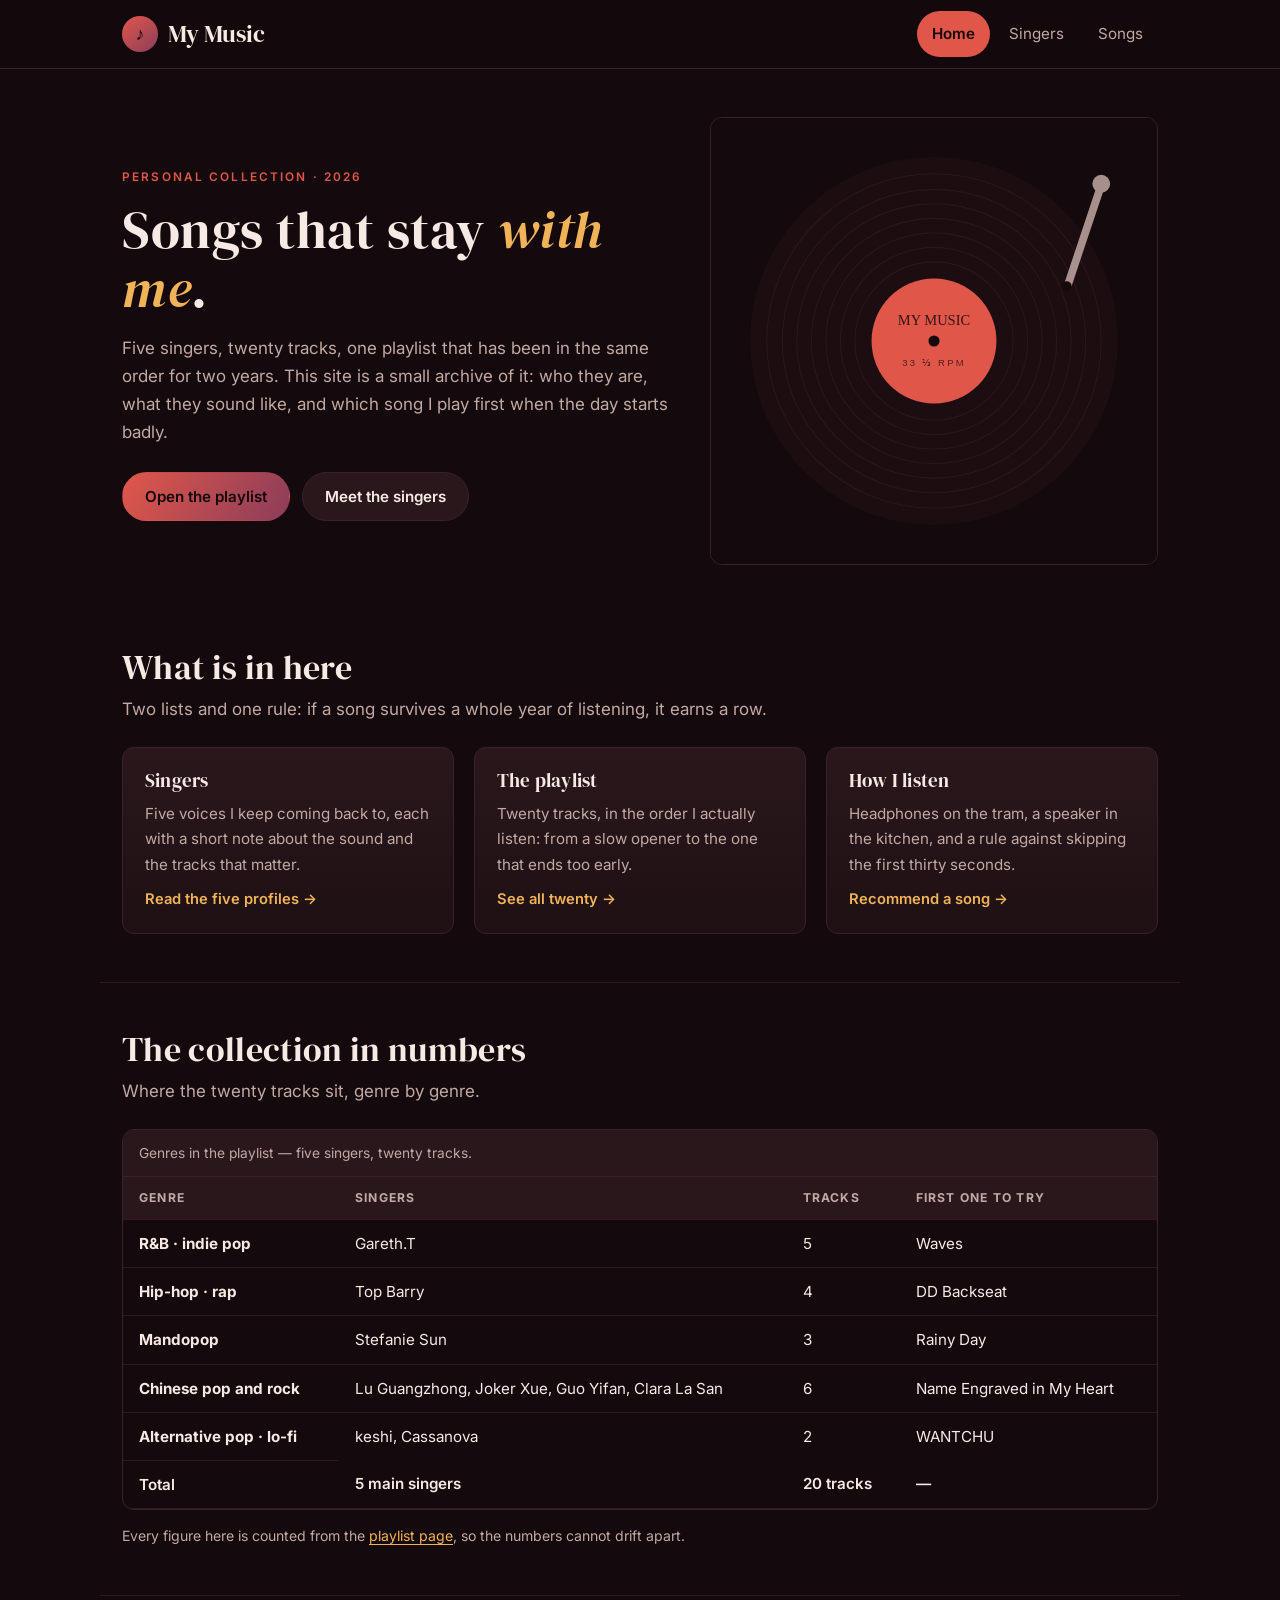
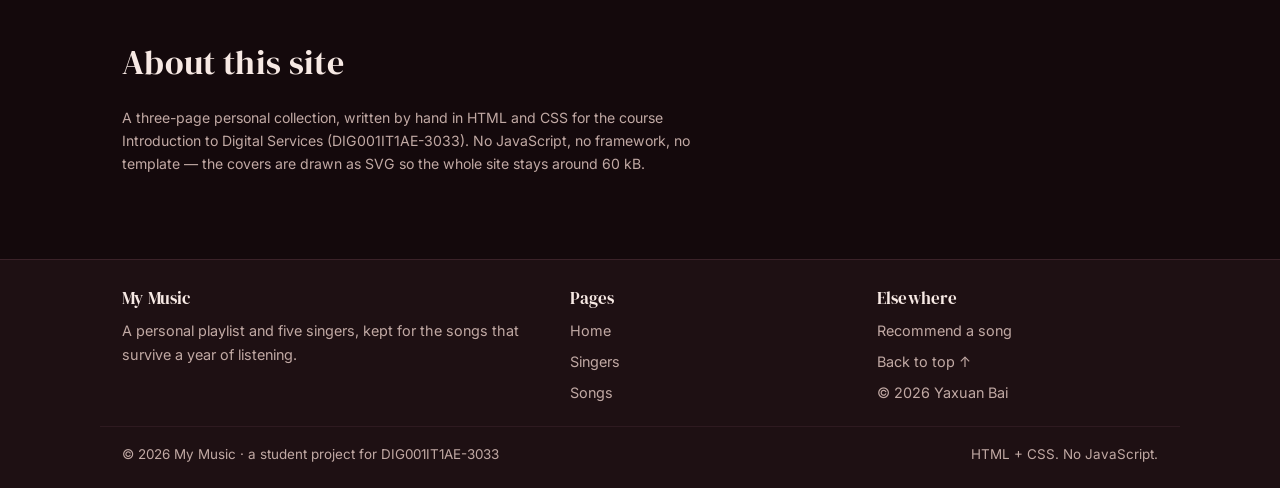
<file: index.html>
<!DOCTYPE html>
<html lang="en">
<head>
  <meta charset="UTF-8">
  <meta name="viewport" content="width=device-width, initial-scale=1.0">
  <meta name="description" content="My Music - a personal collection of twenty songs and five singers, from Gareth.T and Top Barry to Stefanie Sun, keshi and Lu Guangzhong.">
  <meta name="author" content="Yaxuan Bai">
  <meta name="theme-color" content="#14090C">
  <title>My Music — twenty songs, five singers</title>
  <link rel="preconnect" href="https://fonts.googleapis.com">
  <link rel="preconnect" href="https://fonts.gstatic.com" crossorigin>
  <link href="https://fonts.googleapis.com/css2?family=DM+Serif+Display:ital@0;1&family=Inter:wght@400;500;600;700&display=swap" rel="stylesheet">
  <link rel="stylesheet" href="css/style.css">
</head>

<body>
  <a class="skip" href="#main">Skip to content</a>

  <!-- ===== Header: the same bar on all three pages ===== -->
  <header class="site-header">
    <div class="wrap bar">
      <a class="brand" href="index.html">
        <span class="note" aria-hidden="true">♪</span>
        My Music
      </a>
      <nav class="nav" aria-label="Main navigation">
        <ul>
          <li><a href="index.html" aria-current="page">Home</a></li>
          <li><a href="singers.html">Singers</a></li>
          <li><a href="songs.html">Songs</a></li>
        </ul>
      </nav>
    </div>
  </header>

  <main id="main">
    <!-- ===== Hero ===== -->
    <section class="wrap hero">
      <div>
        <span class="eyebrow">Personal collection · 2026</span>
        <h1>Songs that stay <em>with me</em>.</h1>
        <p>
          Five singers, twenty tracks, one playlist that has been in the same order for two years.
          This site is a small archive of it: who they are, what they sound like, and which song I
          play first when the day starts badly.
        </p>
        <div class="cta-row">
          <a class="btn btn-primary" href="songs.html">Open the playlist</a>
          <a class="btn" href="singers.html">Meet the singers</a>
        </div>
      </div>
      <div class="hero-art">
        <img src="images/vinyl.svg" alt="A vinyl record on a turntable platter with a coral label reading My Music and a tonearm resting on the edge.">
      </div>
    </section>

    <!-- ===== Three doors ===== -->
    <section class="wrap section">
      <div class="section-head">
        <h2>What is in here</h2>
        <p>Two lists and one rule: if a song survives a whole year of listening, it earns a row.</p>
      </div>

      <div class="cards">
        <article class="card">
          <h3>Singers</h3>
          <p>Five voices I keep coming back to, each with a short note about the sound and the tracks that matter.</p>
          <a class="card-link" href="singers.html">Read the five profiles</a>
        </article>
        <article class="card">
          <h3>The playlist</h3>
          <p>Twenty tracks, in the order I actually listen: from a slow opener to the one that ends too early.</p>
          <a class="card-link" href="songs.html">See all twenty</a>
        </article>
        <article class="card">
          <h3>How I listen</h3>
          <p>Headphones on the tram, a speaker in the kitchen, and a rule against skipping the first thirty seconds.</p>
          <a class="card-link" href="songs.html#add">Recommend a song</a>
        </article>
      </div>
    </section>

    <!-- ===== Stats ===== -->
    <section class="wrap section">
      <div class="section-head">
        <h2>The collection in numbers</h2>
        <p>Where the twenty tracks sit, genre by genre.</p>
      </div>

      <div class="table-wrap">
        <table>
          <caption>Genres in the playlist — five singers, twenty tracks.</caption>
          <thead>
            <tr>
              <th scope="col">Genre</th>
              <th scope="col">Singers</th>
              <th scope="col">Tracks</th>
              <th scope="col">First one to try</th>
            </tr>
          </thead>
          <tbody>
            <tr>
              <th scope="row">R&amp;B · indie pop</th>
              <td>Gareth.T</td>
              <td>5</td>
              <td>Waves</td>
            </tr>
            <tr>
              <th scope="row">Hip-hop · rap</th>
              <td>Top Barry</td>
              <td>4</td>
              <td>DD Backseat</td>
            </tr>
            <tr>
              <th scope="row">Mandopop</th>
              <td>Stefanie Sun</td>
              <td>3</td>
              <td>Rainy Day</td>
            </tr>
            <tr>
              <th scope="row">Chinese pop and rock</th>
              <td>Lu Guangzhong, Joker Xue, Guo Yifan, Clara La San</td>
              <td>6</td>
              <td>Name Engraved in My Heart</td>
            </tr>
            <tr>
              <th scope="row">Alternative pop · lo-fi</th>
              <td>keshi, Cassanova</td>
              <td>2</td>
              <td>WANTCHU</td>
            </tr>
          </tbody>
          <tfoot>
            <tr>
              <td>Total</td>
              <td>5 main singers</td>
              <td>20 tracks</td>
              <td>—</td>
            </tr>
          </tfoot>
        </table>
      </div>

      <p class="hint" style="margin-top:14px;">
        Every figure here is counted from the <a href="songs.html">playlist page</a>, so the numbers cannot drift apart.
      </p>
    </section>

    <!-- ===== About the site ===== -->
    <section class="wrap section">
      <div class="section-head">
        <h2>About this site</h2>
      </div>
      <p class="hint" style="max-width:66ch;">
        A three-page personal collection, written by hand in HTML and CSS for the course
        Introduction to Digital Services (DIG001IT1AE-3033). No JavaScript, no framework, no template —
        the covers are drawn as SVG so the whole site stays around 60 kB.
      </p>
    </section>
  </main>

  <footer class="site-footer">
    <div class="wrap footer-grid">
      <div>
        <h2>My Music</h2>
        <p>A personal playlist and five singers, kept for the songs that survive a year of listening.</p>
      </div>
      <div>
        <h2>Pages</h2>
        <ul>
          <li><a href="index.html">Home</a></li>
          <li><a href="singers.html">Singers</a></li>
          <li><a href="songs.html">Songs</a></li>
        </ul>
      </div>
      <div>
        <h2>Elsewhere</h2>
        <ul>
          <li><a href="songs.html#add">Recommend a song</a></li>
          <li><a href="#main">Back to top ↑</a></li>
          <li>© 2026 Yaxuan Bai</li>
        </ul>
      </div>
    </div>
    <div class="wrap footer-bottom">
      <span>© 2026 My Music · a student project for DIG001IT1AE-3033</span>
      <span>HTML + CSS. No JavaScript.</span>
    </div>
  </footer>
</body>
</html>
</file>
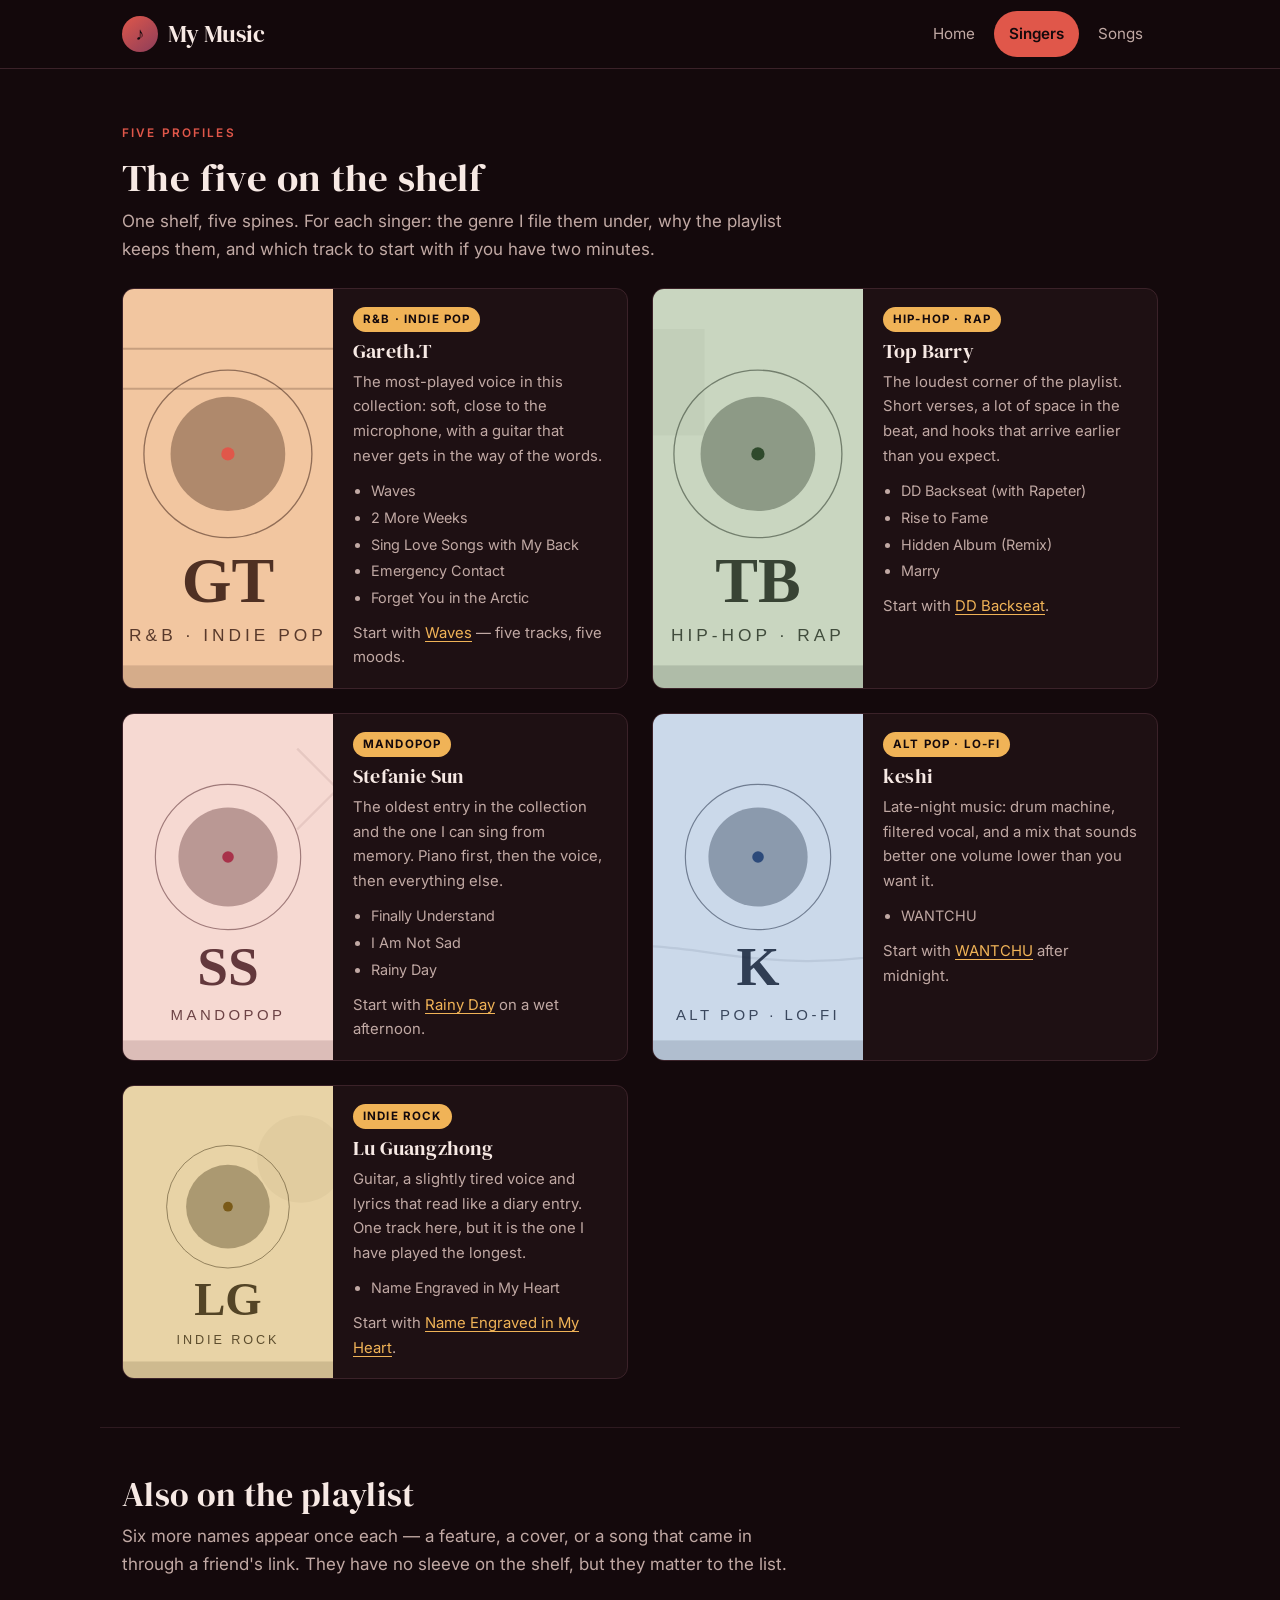
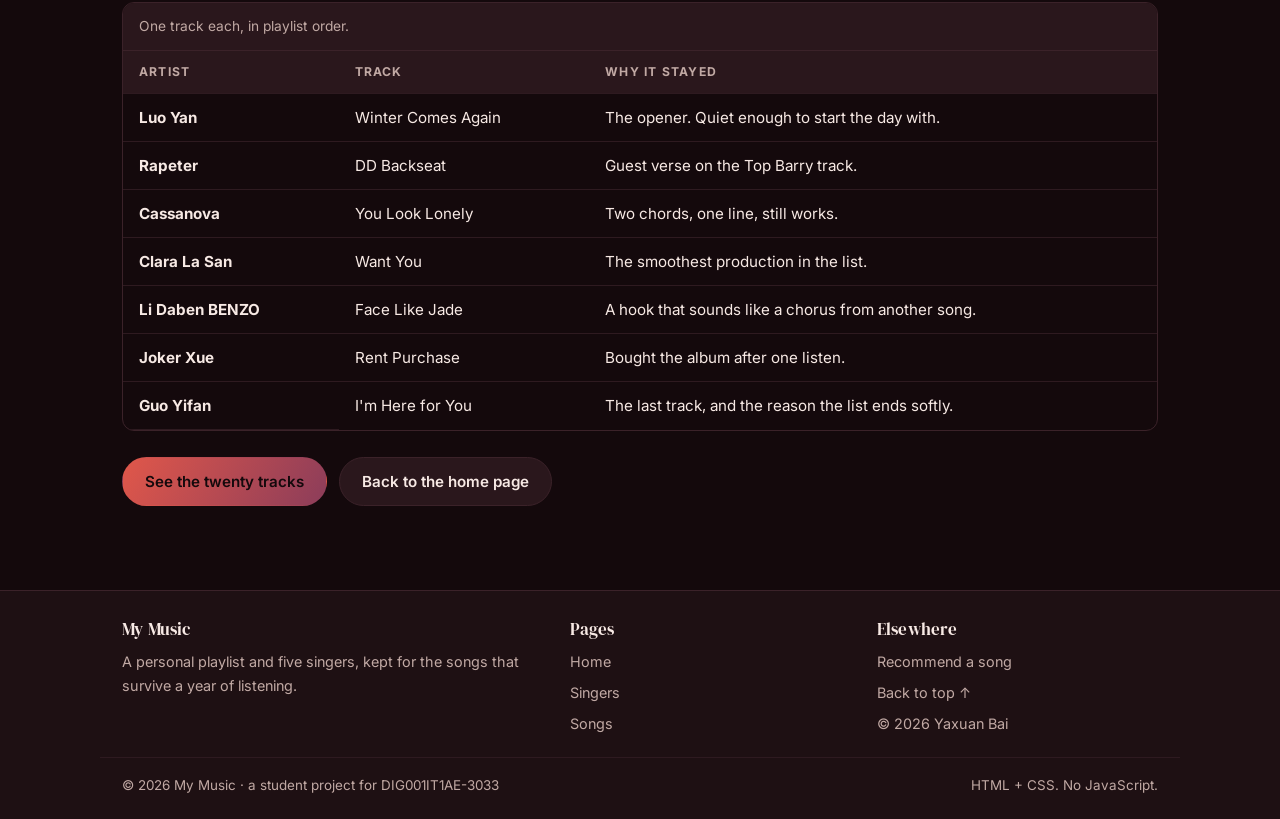
<file: singers.html>
<!DOCTYPE html>
<html lang="en">
<head>
  <meta charset="UTF-8">
  <meta name="viewport" content="width=device-width, initial-scale=1.0">
  <meta name="description" content="Five singers in my collection: Gareth.T, Top Barry, Stefanie Sun, keshi and Lu Guangzhong — the sound of each one and the tracks from the playlist.">
  <meta name="author" content="Yaxuan Bai">
  <meta name="theme-color" content="#14090C">
  <title>Singers — My Music</title>
  <link rel="preconnect" href="https://fonts.googleapis.com">
  <link rel="preconnect" href="https://fonts.gstatic.com" crossorigin>
  <link href="https://fonts.googleapis.com/css2?family=DM+Serif+Display:ital@0;1&family=Inter:wght@400;500;600;700&display=swap" rel="stylesheet">
  <link rel="stylesheet" href="css/style.css">
</head>

<body>
  <a class="skip" href="#main">Skip to content</a>

  <header class="site-header">
    <div class="wrap bar">
      <a class="brand" href="index.html">
        <span class="note" aria-hidden="true">♪</span>
        My Music
      </a>
      <nav class="nav" aria-label="Main navigation">
        <ul>
          <li><a href="index.html">Home</a></li>
          <li><a href="singers.html" aria-current="page">Singers</a></li>
          <li><a href="songs.html">Songs</a></li>
        </ul>
      </nav>
    </div>
  </header>

  <main id="main">
    <section class="wrap section">
      <div class="section-head">
        <span class="eyebrow">Five profiles</span>
        <h1>The five on the shelf</h1>
        <p>
          One shelf, five spines. For each singer: the genre I file them under, why the playlist keeps
          them, and which track to start with if you have two minutes.
        </p>
      </div>

      <div class="sleeves">
        <!-- 1 -->
        <article class="singer">
          <img src="images/sleeve-gareth.svg" alt="Sand coloured record sleeve for Gareth.T with a vinyl circle in the middle and the initials GT.">
          <div class="singer-body">
            <span class="tag">R&amp;B · indie pop</span>
            <h2>Gareth.T</h2>
            <p>
              The most-played voice in this collection: soft, close to the microphone, with a guitar
              that never gets in the way of the words.
            </p>
            <ul>
              <li>Waves</li>
              <li>2 More Weeks</li>
              <li>Sing Love Songs with My Back</li>
              <li>Emergency Contact</li>
              <li>Forget You in the Arctic</li>
            </ul>
            <p class="hint">Start with <a href="songs.html#track-2">Waves</a> — five tracks, five moods.</p>
          </div>
        </article>

        <!-- 2 -->
        <article class="singer">
          <img src="images/sleeve-topbarry.svg" alt="Pale green record sleeve for Top Barry with a vinyl circle and the initials TB.">
          <div class="singer-body">
            <span class="tag">Hip-hop · rap</span>
            <h2>Top Barry</h2>
            <p>
              The loudest corner of the playlist. Short verses, a lot of space in the beat, and hooks
              that arrive earlier than you expect.
            </p>
            <ul>
              <li>DD Backseat (with Rapeter)</li>
              <li>Rise to Fame</li>
              <li>Hidden Album (Remix)</li>
              <li>Marry</li>
            </ul>
            <p class="hint">Start with <a href="songs.html#track-4">DD Backseat</a>.</p>
          </div>
        </article>

        <!-- 3 -->
        <article class="singer">
          <img src="images/sleeve-stefaniesun.svg" alt="Blush coloured record sleeve for Stefanie Sun with a vinyl circle and the initials SS.">
          <div class="singer-body">
            <span class="tag">Mandopop</span>
            <h2>Stefanie Sun</h2>
            <p>
              The oldest entry in the collection and the one I can sing from memory. Piano first, then
              the voice, then everything else.
            </p>
            <ul>
              <li>Finally Understand</li>
              <li>I Am Not Sad</li>
              <li>Rainy Day</li>
            </ul>
            <p class="hint">Start with <a href="songs.html#track-13">Rainy Day</a> on a wet afternoon.</p>
          </div>
        </article>

        <!-- 4 -->
        <article class="singer">
          <img src="images/sleeve-keshi.svg" alt="Pale blue record sleeve for keshi with a vinyl circle and the letter K.">
          <div class="singer-body">
            <span class="tag">Alt pop · lo-fi</span>
            <h2>keshi</h2>
            <p>
              Late-night music: drum machine, filtered vocal, and a mix that sounds better one volume
              lower than you want it.
            </p>
            <ul>
              <li>WANTCHU</li>
            </ul>
            <p class="hint">Start with <a href="songs.html#track-17">WANTCHU</a> after midnight.</p>
          </div>
        </article>

        <!-- 5 -->
        <article class="singer">
          <img src="images/sleeve-luguangzhong.svg" alt="Ochre coloured record sleeve for Lu Guangzhong with a vinyl circle and the initials LG.">
          <div class="singer-body">
            <span class="tag">Indie rock</span>
            <h2>Lu Guangzhong</h2>
            <p>
              Guitar, a slightly tired voice and lyrics that read like a diary entry. One track here,
              but it is the one I have played the longest.
            </p>
            <ul>
              <li>Name Engraved in My Heart</li>
            </ul>
            <p class="hint">Start with <a href="songs.html#track-7">Name Engraved in My Heart</a>.</p>
          </div>
        </article>
      </div>
    </section>

    <!-- ===== Guests ===== -->
    <section class="wrap section">
      <div class="section-head">
        <h2>Also on the playlist</h2>
        <p>
          Six more names appear once each — a feature, a cover, or a song that came in through a
          friend's link. They have no sleeve on the shelf, but they matter to the list.
        </p>
      </div>

      <div class="table-wrap">
        <table>
          <caption>One track each, in playlist order.</caption>
          <thead>
            <tr>
              <th scope="col">Artist</th>
              <th scope="col">Track</th>
              <th scope="col">Why it stayed</th>
            </tr>
          </thead>
          <tbody>
            <tr><th scope="row">Luo Yan</th><td>Winter Comes Again</td><td>The opener. Quiet enough to start the day with.</td></tr>
            <tr><th scope="row">Rapeter</th><td>DD Backseat</td><td>Guest verse on the Top Barry track.</td></tr>
            <tr><th scope="row">Cassanova</th><td>You Look Lonely</td><td>Two chords, one line, still works.</td></tr>
            <tr><th scope="row">Clara La San</th><td>Want You</td><td>The smoothest production in the list.</td></tr>
            <tr><th scope="row">Li Daben BENZO</th><td>Face Like Jade</td><td>A hook that sounds like a chorus from another song.</td></tr>
            <tr><th scope="row">Joker Xue</th><td>Rent Purchase</td><td>Bought the album after one listen.</td></tr>
            <tr><th scope="row">Guo Yifan</th><td>I'm Here for You</td><td>The last track, and the reason the list ends softly.</td></tr>
          </tbody>
        </table>
      </div>

      <div class="cta-row">
        <a class="btn btn-primary" href="songs.html">See the twenty tracks</a>
        <a class="btn" href="index.html">Back to the home page</a>
      </div>
    </section>
  </main>

  <footer class="site-footer">
    <div class="wrap footer-grid">
      <div>
        <h2>My Music</h2>
        <p>A personal playlist and five singers, kept for the songs that survive a year of listening.</p>
      </div>
      <div>
        <h2>Pages</h2>
        <ul>
          <li><a href="index.html">Home</a></li>
          <li><a href="singers.html">Singers</a></li>
          <li><a href="songs.html">Songs</a></li>
        </ul>
      </div>
      <div>
        <h2>Elsewhere</h2>
        <ul>
          <li><a href="songs.html#add">Recommend a song</a></li>
          <li><a href="#main">Back to top ↑</a></li>
          <li>© 2026 Yaxuan Bai</li>
        </ul>
      </div>
    </div>
    <div class="wrap footer-bottom">
      <span>© 2026 My Music · a student project for DIG001IT1AE-3033</span>
      <span>HTML + CSS. No JavaScript.</span>
    </div>
  </footer>
</body>
</html>
</file>
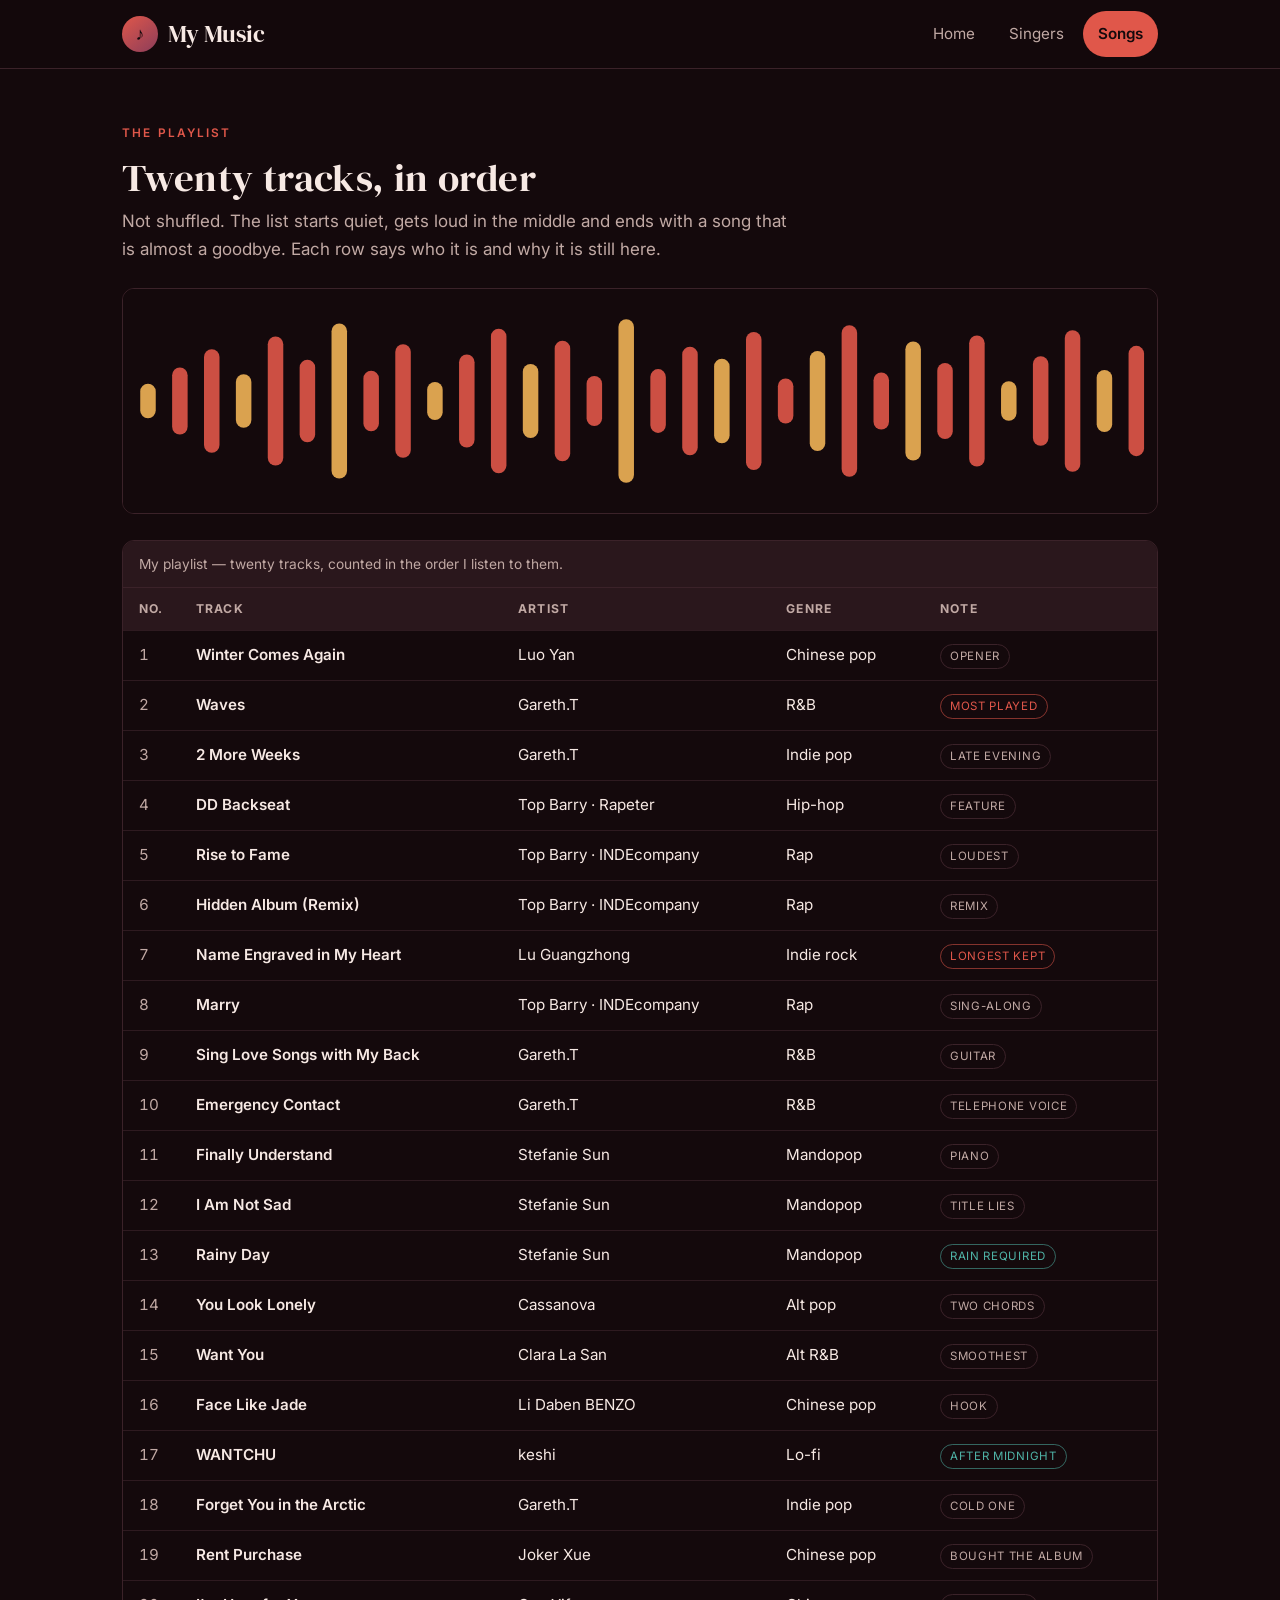
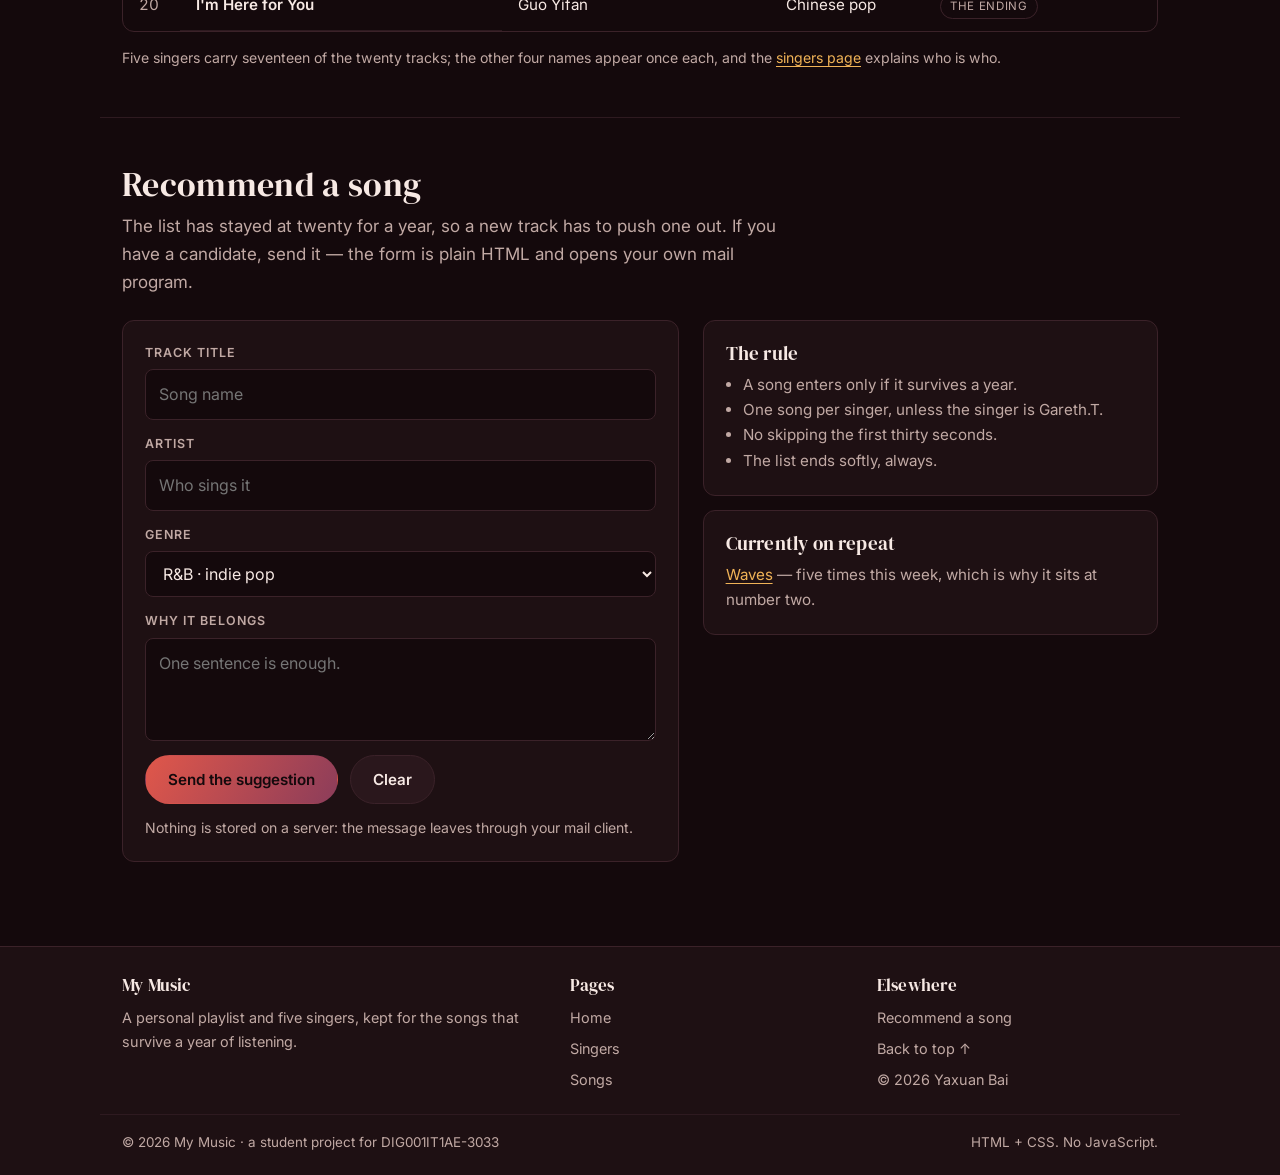
<file: songs.html>
<!DOCTYPE html>
<html lang="en">
<head>
  <meta charset="UTF-8">
  <meta name="viewport" content="width=device-width, initial-scale=1.0">
  <meta name="description" content="The twenty tracks in my playlist, in the order I listen to them: artist, genre and a note on why each one stayed.">
  <meta name="author" content="Yaxuan Bai">
  <meta name="theme-color" content="#14090C">
  <title>Songs — My Music</title>
  <link rel="preconnect" href="https://fonts.googleapis.com">
  <link rel="preconnect" href="https://fonts.gstatic.com" crossorigin>
  <link href="https://fonts.googleapis.com/css2?family=DM+Serif+Display:ital@0;1&family=Inter:wght@400;500;600;700&display=swap" rel="stylesheet">
  <link rel="stylesheet" href="css/style.css">
</head>

<body>
  <a class="skip" href="#main">Skip to content</a>

  <header class="site-header">
    <div class="wrap bar">
      <a class="brand" href="index.html">
        <span class="note" aria-hidden="true">♪</span>
        My Music
      </a>
      <nav class="nav" aria-label="Main navigation">
        <ul>
          <li><a href="index.html">Home</a></li>
          <li><a href="singers.html">Singers</a></li>
          <li><a href="songs.html" aria-current="page">Songs</a></li>
        </ul>
      </nav>
    </div>
  </header>

  <main id="main">
    <section class="wrap section">
      <div class="section-head">
        <span class="eyebrow">The playlist</span>
        <h1>Twenty tracks, in order</h1>
        <p>
          Not shuffled. The list starts quiet, gets loud in the middle and ends with a song that is
          almost a goodbye. Each row says who it is and why it is still here.
        </p>
      </div>

      <div class="wave-strip">
        <img src="images/wave.svg" alt="A waveform strip of coral and amber bars, drawn like the waveform of a song.">
      </div>

      <div class="table-wrap">
        <table class="songs">
          <caption>My playlist — twenty tracks, counted in the order I listen to them.</caption>
          <thead>
            <tr>
              <th scope="col">No.</th>
              <th scope="col">Track</th>
              <th scope="col">Artist</th>
              <th scope="col">Genre</th>
              <th scope="col">Note</th>
            </tr>
          </thead>
          <tbody>
            <tr id="track-1"><td>1</td><th scope="row">Winter Comes Again</th><td>Luo Yan</td><td>Chinese pop</td><td><span class="badge">opener</span></td></tr>
            <tr id="track-2"><td>2</td><th scope="row">Waves</th><td>Gareth.T</td><td>R&amp;B</td><td><span class="badge badge-hot">most played</span></td></tr>
            <tr id="track-3"><td>3</td><th scope="row">2 More Weeks</th><td>Gareth.T</td><td>Indie pop</td><td><span class="badge">late evening</span></td></tr>
            <tr id="track-4"><td>4</td><th scope="row">DD Backseat</th><td>Top Barry · Rapeter</td><td>Hip-hop</td><td><span class="badge">feature</span></td></tr>
            <tr id="track-5"><td>5</td><th scope="row">Rise to Fame</th><td>Top Barry · INDEcompany</td><td>Rap</td><td><span class="badge">loudest</span></td></tr>
            <tr id="track-6"><td>6</td><th scope="row">Hidden Album (Remix)</th><td>Top Barry · INDEcompany</td><td>Rap</td><td><span class="badge">remix</span></td></tr>
            <tr id="track-7"><td>7</td><th scope="row">Name Engraved in My Heart</th><td>Lu Guangzhong</td><td>Indie rock</td><td><span class="badge badge-hot">longest kept</span></td></tr>
            <tr id="track-8"><td>8</td><th scope="row">Marry</th><td>Top Barry · INDEcompany</td><td>Rap</td><td><span class="badge">sing-along</span></td></tr>
            <tr id="track-9"><td>9</td><th scope="row">Sing Love Songs with My Back</th><td>Gareth.T</td><td>R&amp;B</td><td><span class="badge">guitar</span></td></tr>
            <tr id="track-10"><td>10</td><th scope="row">Emergency Contact</th><td>Gareth.T</td><td>R&amp;B</td><td><span class="badge">telephone voice</span></td></tr>
            <tr id="track-11"><td>11</td><th scope="row">Finally Understand</th><td>Stefanie Sun</td><td>Mandopop</td><td><span class="badge">piano</span></td></tr>
            <tr id="track-12"><td>12</td><th scope="row">I Am Not Sad</th><td>Stefanie Sun</td><td>Mandopop</td><td><span class="badge">title lies</span></td></tr>
            <tr id="track-13"><td>13</td><th scope="row">Rainy Day</th><td>Stefanie Sun</td><td>Mandopop</td><td><span class="badge badge-new">rain required</span></td></tr>
            <tr id="track-14"><td>14</td><th scope="row">You Look Lonely</th><td>Cassanova</td><td>Alt pop</td><td><span class="badge">two chords</span></td></tr>
            <tr id="track-15"><td>15</td><th scope="row">Want You</th><td>Clara La San</td><td>Alt R&amp;B</td><td><span class="badge">smoothest</span></td></tr>
            <tr id="track-16"><td>16</td><th scope="row">Face Like Jade</th><td>Li Daben BENZO</td><td>Chinese pop</td><td><span class="badge">hook</span></td></tr>
            <tr id="track-17"><td>17</td><th scope="row">WANTCHU</th><td>keshi</td><td>Lo-fi</td><td><span class="badge badge-new">after midnight</span></td></tr>
            <tr id="track-18"><td>18</td><th scope="row">Forget You in the Arctic</th><td>Gareth.T</td><td>Indie pop</td><td><span class="badge">cold one</span></td></tr>
            <tr id="track-19"><td>19</td><th scope="row">Rent Purchase</th><td>Joker Xue</td><td>Chinese pop</td><td><span class="badge">bought the album</span></td></tr>
            <tr id="track-20"><td>20</td><th scope="row">I'm Here for You</th><td>Guo Yifan</td><td>Chinese pop</td><td><span class="badge">the ending</span></td></tr>
          </tbody>
        </table>
      </div>

      <p class="hint" style="margin-top:14px;">
        Five singers carry seventeen of the twenty tracks; the other four names appear once each, and the
        <a href="singers.html">singers page</a> explains who is who.
      </p>
    </section>

    <!-- ===== Add a song ===== -->
    <section class="wrap section" id="add">
      <div class="section-head">
        <h2>Recommend a song</h2>
        <p>
          The list has stayed at twenty for a year, so a new track has to push one out. If you have a
          candidate, send it — the form is plain HTML and opens your own mail program.
        </p>
      </div>

      <div class="grid-2" style="display:grid;grid-template-columns:1.1fr .9fr;gap:24px;align-items:start;">
        <form class="panel" action="mailto:you@example.com" method="post" enctype="text/plain">
          <div class="form-row">
            <label for="rec-title">Track title</label>
            <input id="rec-title" name="title" type="text" placeholder="Song name">
          </div>
          <div class="form-row">
            <label for="rec-artist">Artist</label>
            <input id="rec-artist" name="artist" type="text" placeholder="Who sings it">
          </div>
          <div class="form-row">
            <label for="rec-genre">Genre</label>
            <select id="rec-genre" name="genre">
              <option>R&amp;B · indie pop</option>
              <option>Hip-hop · rap</option>
              <option>Mandopop</option>
              <option>Chinese pop and rock</option>
              <option>Alternative pop · lo-fi</option>
              <option>Something else</option>
            </select>
          </div>
          <div class="form-row">
            <label for="rec-why">Why it belongs</label>
            <textarea id="rec-why" name="why" rows="3" placeholder="One sentence is enough."></textarea>
          </div>
          <div class="cta-row" style="margin-top:4px;">
            <button class="btn btn-primary" type="submit">Send the suggestion</button>
            <button class="btn" type="reset">Clear</button>
          </div>
          <p class="hint" style="margin-top:12px;">
            Nothing is stored on a server: the message leaves through your mail client.
          </p>
        </form>

        <div class="stack">
          <div class="panel">
            <h3 style="font-family:var(--font-head);font-size:1.2rem;margin-bottom:8px;">The rule</h3>
            <ul style="margin:0;padding-left:1.1rem;color:var(--muted);font-size:.95rem;">
              <li>A song enters only if it survives a year.</li>
              <li>One song per singer, unless the singer is Gareth.T.</li>
              <li>No skipping the first thirty seconds.</li>
              <li>The list ends softly, always.</li>
            </ul>
          </div>
          <div class="panel">
            <h3 style="font-family:var(--font-head);font-size:1.2rem;margin-bottom:8px;">Currently on repeat</h3>
            <p style="color:var(--muted);font-size:.95rem;margin:0;">
              <a href="#track-2">Waves</a> — five times this week, which is why it sits at number two.
            </p>
          </div>
        </div>
      </div>
    </section>
  </main>

  <footer class="site-footer">
    <div class="wrap footer-grid">
      <div>
        <h2>My Music</h2>
        <p>A personal playlist and five singers, kept for the songs that survive a year of listening.</p>
      </div>
      <div>
        <h2>Pages</h2>
        <ul>
          <li><a href="index.html">Home</a></li>
          <li><a href="singers.html">Singers</a></li>
          <li><a href="songs.html">Songs</a></li>
        </ul>
      </div>
      <div>
        <h2>Elsewhere</h2>
        <ul>
          <li><a href="songs.html#add">Recommend a song</a></li>
          <li><a href="#main">Back to top ↑</a></li>
          <li>© 2026 Yaxuan Bai</li>
        </ul>
      </div>
    </div>
    <div class="wrap footer-bottom">
      <span>© 2026 My Music · a student project for DIG001IT1AE-3033</span>
      <span>HTML + CSS. No JavaScript.</span>
    </div>
  </footer>
</body>
</html>
</file>
<file: css/style.css>
/* ============================================================
   My Music - stylesheet
   Author: Yaxuan Bai
   Course: Introduction to Digital Services, DIG001IT1AE-3033
   Three pages, HTML and CSS only, no JavaScript.

   Contents
   1.  Colour and type variables
   2.  Reset
   3.  Layout
   4.  Header and navigation
   5.  Home: hero, cards, stats
   6.  Singers page: sleeves
   7.  Songs page: table, badges
   8.  Buttons and the form
   9.  Footer
   10. Responsive
   11. Reduced motion and print
   ============================================================ */

/* ---------- 1. Variables ---------- */
:root {
  --ink: #14090C;
  --surface: #1E1013;
  --surface-2: #2A171C;
  --line: #3B2229;
  --line-soft: #2E1A20;
  --text: #F7E9E4;
  --muted: #C1A9A4;
  --coral: #E0574A;
  --amber: #F0B357;
  --plum: #8C3D5A;
  --teal: #4FB3A6;

  --font-body: "Inter", "Segoe UI", system-ui, Arial, sans-serif;
  --font-head: "DM Serif Display", Georgia, "Times New Roman", serif;

  --radius: 12px;
  --radius-sm: 8px;
  --wrap: 1080px;
}

/* ---------- 2. Reset ---------- */
*,
*::before,
*::after { box-sizing: border-box; }

* { margin: 0; }

html {
  scroll-behavior: smooth;
  scroll-padding-top: 90px;
  -webkit-text-size-adjust: 100%;
}

body {
  font-family: var(--font-body);
  font-size: 17px;
  line-height: 1.65;
  color: var(--text);
  background: var(--ink);
  min-height: 100vh;
  display: flex;
  flex-direction: column;
}

img { display: block; max-width: 100%; height: auto; }

a { color: var(--amber); text-underline-offset: 3px; }
a:hover { color: var(--coral); }

h1, h2, h3 {
  font-family: var(--font-head);
  font-weight: 400;
  line-height: 1.12;
  letter-spacing: .01em;
}

:focus-visible {
  outline: 2px dashed var(--amber);
  outline-offset: 3px;
  border-radius: 4px;
}

.skip { position: absolute; left: -9999px; }
.skip:focus {
  left: 14px;
  top: 12px;
  z-index: 99;
  padding: 10px 16px;
  background: var(--amber);
  color: var(--ink);
  font-weight: 700;
  border-radius: 999px;
}

/* ---------- 3. Layout ---------- */
.wrap {
  width: 100%;
  max-width: var(--wrap);
  margin-inline: auto;
  padding-inline: 22px;
}

main { flex: 1 0 auto; }

.section { padding-block: 48px; }
.section + .section { border-top: 1px solid var(--line-soft); }

.section-head { margin-bottom: 24px; max-width: 62ch; }
.section-head h1 { font-size: clamp(1.9rem, 3.6vw, 2.45rem); }
.section-head h2 { font-size: clamp(1.6rem, 3vw, 2.1rem); }
.section-head p { color: var(--muted); margin-top: 8px; }

.eyebrow {
  display: inline-block;
  font-size: .74rem;
  letter-spacing: .18em;
  text-transform: uppercase;
  color: var(--coral);
  font-weight: 600;
  margin-bottom: 12px;
}

.hint { font-size: .88rem; color: var(--muted); }
.stack > * + * { margin-top: 14px; }

/* ---------- 4. Header ---------- */
.site-header {
  position: sticky;
  top: 0;
  z-index: 40;
  background: color-mix(in srgb, var(--ink) 92%, transparent);
  backdrop-filter: blur(10px);
  border-bottom: 1px solid var(--line);
}

.bar {
  display: flex;
  align-items: center;
  flex-wrap: wrap;
  gap: 10px 20px;
  min-height: 68px;
  padding-block: 10px;
}

.brand {
  display: inline-flex;
  align-items: center;
  gap: 10px;
  margin-right: auto;
  text-decoration: none;
  color: var(--text);
  font-family: var(--font-head);
  font-size: 1.5rem;
}

.brand .note {
  display: grid;
  place-items: center;
  width: 36px;
  height: 36px;
  border-radius: 50%;
  background: linear-gradient(140deg, var(--coral), var(--plum));
  color: var(--ink);
  font-size: 18px;
}

.nav ul {
  display: flex;
  flex-wrap: wrap;
  gap: 4px;
  list-style: none;
  padding: 0;
  margin: 0;
}

.nav a {
  display: block;
  padding: 9px 14px;
  border-radius: 999px;
  font-size: .95rem;
  color: var(--muted);
  text-decoration: none;
  border: 1px solid transparent;
  transition: color .18s, background .18s;
}

.nav a:hover { color: var(--text); background: var(--surface-2); }

/* the current page, marked with an HTML attribute - no script */
.nav a[aria-current="page"] {
  background: var(--coral);
  color: var(--ink);
  font-weight: 600;
}

/* ---------- 5. Home ---------- */
.hero {
  display: grid;
  grid-template-columns: 1.1fr .9fr;
  gap: 40px;
  align-items: center;
  padding-block: 48px 36px;
}

.hero h1 {
  font-size: clamp(2.2rem, 5vw, 3.3rem);
}
.hero h1 em {
  font-style: italic;
  color: var(--amber);
}

.hero p {
  margin-top: 16px;
  color: var(--muted);
  max-width: 52ch;
}

.hero-art {
  border-radius: var(--radius);
  overflow: hidden;
  border: 1px solid var(--line);
}

.cta-row { display: flex; flex-wrap: wrap; gap: 12px; margin-top: 26px; }

.cards {
  display: grid;
  grid-template-columns: repeat(3, minmax(0, 1fr));
  gap: 20px;
}

.card {
  background: linear-gradient(180deg, var(--surface-2), var(--surface));
  border: 1px solid var(--line);
  border-radius: var(--radius);
  padding: 22px;
  display: flex;
  flex-direction: column;
  gap: 10px;
  transition: transform .18s, border-color .18s;
}

.card:hover { transform: translateY(-3px); border-color: var(--plum); }
.card h3 { font-size: 1.2rem; }
.card p { color: var(--muted); font-size: .95rem; }

.card-link {
  margin-top: auto;
  font-size: .92rem;
  font-weight: 600;
  text-decoration: none;
}
.card-link::after { content: " →"; }

/* stats table on the home page */
.table-wrap {
  border: 1px solid var(--line);
  border-radius: var(--radius);
  overflow-x: auto;
}

table { width: 100%; border-collapse: collapse; font-size: .95rem; min-width: 520px; }

caption {
  caption-side: top;
  text-align: left;
  padding: 12px 16px;
  font-size: .86rem;
  color: var(--muted);
  background: var(--surface-2);
  border-bottom: 1px solid var(--line);
}

th, td { padding: 11px 16px; text-align: left; border-bottom: 1px solid var(--line-soft); vertical-align: top; }
thead th {
  background: var(--surface-2);
  font-size: .76rem;
  letter-spacing: .1em;
  text-transform: uppercase;
  color: var(--muted);
}
tbody tr:last-child td { border-bottom: 0; }
tbody tr:hover { background: color-mix(in srgb, var(--coral) 7%, transparent); }
tfoot td { font-weight: 600; }

/* ---------- 6. Singers ---------- */
.sleeves {
  display: grid;
  grid-template-columns: repeat(2, minmax(0, 1fr));
  gap: 24px;
}

.singer {
  background: var(--surface);
  border: 1px solid var(--line);
  border-radius: var(--radius);
  overflow: hidden;
  display: grid;
  grid-template-columns: 210px 1fr;
  gap: 0;
  transition: border-color .18s;
}

.singer:hover { border-color: var(--plum); }

.singer img { width: 100%; height: 100%; object-fit: cover; }

.singer-body { padding: 18px 20px; display: flex; flex-direction: column; gap: 8px; }

.tag {
  display: inline-block;
  font-size: .72rem;
  letter-spacing: .1em;
  text-transform: uppercase;
  color: var(--ink);
  background: var(--amber);
  border-radius: 999px;
  padding: 3px 10px;
  font-weight: 700;
  width: fit-content;
}

.singer-body h2 { font-size: 1.25rem; }
.singer-body p { color: var(--muted); font-size: .93rem; }
.singer-body ul { margin: 0; padding-left: 1.1rem; color: var(--muted); font-size: .9rem; }
.singer-body li { margin-block: 3px; }

/* ---------- 7. Songs ---------- */
.songs th[scope="row"] { font-weight: 600; color: var(--text); }
.songs td:first-child { width: 48px; color: var(--muted); font-variant-numeric: tabular-nums; }

.badge {
  display: inline-block;
  font-size: .72rem;
  letter-spacing: .06em;
  text-transform: uppercase;
  border-radius: 999px;
  padding: 2px 9px;
  border: 1px solid var(--line);
  color: var(--muted);
  white-space: nowrap;
}

.badge-hot { color: var(--coral); border-color: color-mix(in srgb, var(--coral) 55%, transparent); }
.badge-new { color: var(--teal); border-color: color-mix(in srgb, var(--teal) 55%, transparent); }

.wave-strip { border-radius: var(--radius); overflow: hidden; border: 1px solid var(--line); margin-bottom: 26px; }

/* ---------- 8. Buttons and form ---------- */
.btn {
  display: inline-flex;
  align-items: center;
  justify-content: center;
  min-height: 44px;
  padding: 11px 22px;
  border-radius: 999px;
  border: 1px solid var(--line);
  background: var(--surface-2);
  color: var(--text);
  font: inherit;
  font-size: .95rem;
  font-weight: 600;
  text-decoration: none;
  cursor: pointer;
  transition: transform .15s, border-color .18s, background .18s;
}

.btn:hover { transform: translateY(-2px); border-color: var(--amber); }

.btn-primary {
  background: linear-gradient(120deg, var(--coral), var(--plum));
  border-color: transparent;
  color: var(--ink);
}

.form-row { display: grid; gap: 6px; margin-bottom: 14px; }
.form-row label {
  font-size: .78rem;
  letter-spacing: .08em;
  text-transform: uppercase;
  color: var(--muted);
  font-weight: 600;
}

input[type="text"],
input[type="email"],
textarea,
select {
  font: inherit;
  font-size: 16px;
  color: var(--text);
  background: var(--ink);
  border: 1px solid var(--line);
  border-radius: var(--radius-sm);
  padding: 11px 13px;
  width: 100%;
}

input:focus, textarea:focus, select:focus {
  border-color: var(--amber);
  outline: 2px solid color-mix(in srgb, var(--amber) 45%, transparent);
  outline-offset: 1px;
}

.panel {
  background: var(--surface);
  border: 1px solid var(--line);
  border-radius: var(--radius);
  padding: 22px;
}

/* ---------- 9. Footer ---------- */
.site-footer {
  margin-top: 36px;
  padding-block: 30px 22px;
  border-top: 1px solid var(--line);
  background: var(--surface);
}

.footer-grid { display: grid; grid-template-columns: 1.5fr 1fr 1fr; gap: 26px; }
.site-footer h2 { font-size: 1.05rem; margin-bottom: 10px; }
.site-footer p, .site-footer li { color: var(--muted); font-size: .9rem; }
.site-footer ul { list-style: none; padding: 0; margin: 0; display: grid; gap: 7px; }
.site-footer a { color: var(--muted); text-decoration: none; }
.site-footer a:hover { color: var(--amber); }

.footer-bottom {
  display: flex;
  justify-content: space-between;
  flex-wrap: wrap;
  gap: 10px;
  margin-top: 22px;
  padding-top: 16px;
  border-top: 1px solid var(--line-soft);
  font-size: .84rem;
  color: var(--muted);
}

/* ---------- 10. Responsive ---------- */
@media (max-width: 900px) {
  .hero { grid-template-columns: 1fr; gap: 28px; }
  .hero-art { order: -1; }
  .cards { grid-template-columns: repeat(2, minmax(0, 1fr)); }
  .sleeves { grid-template-columns: 1fr; }
  .footer-grid { grid-template-columns: 1fr 1fr; }
}

@media (max-width: 680px) {
  body { font-size: 16px; }
  .cards { grid-template-columns: 1fr; }
  .singer { grid-template-columns: 1fr; }
  .singer img { max-height: 240px; }
  .nav a { padding: 8px 11px; font-size: .9rem; }
  .brand { font-size: 1.3rem; }
  .section { padding-block: 34px; }
  .footer-grid { grid-template-columns: 1fr; }
  table { min-width: 560px; }
}

@media (prefers-reduced-motion: reduce) {
  html { scroll-behavior: auto; }
  * { transition-duration: .001ms !important; animation-duration: .001ms !important; }
}

@media print {
  .site-header, .site-footer, .cta-row { display: none; }
  body { background: #fff; color: #000; }
  .card, table, .panel, .singer { border-color: #bbb; }
}
</file>
